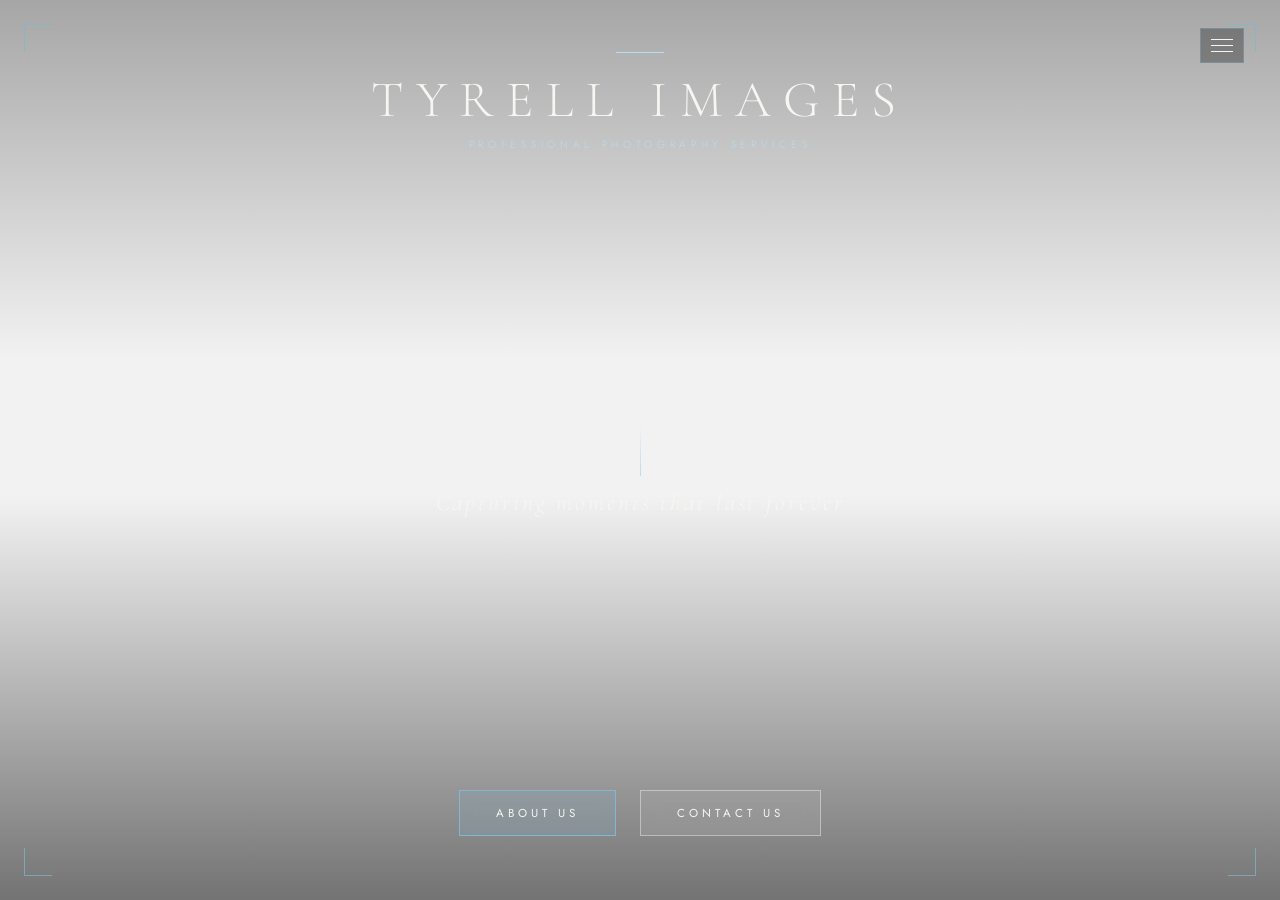
<file: index.html>
<!DOCTYPE html>
<html lang="en">
<head>
  <meta charset="UTF-8" />
  <meta name="viewport" content="width=device-width, initial-scale=1.0" />
  <title>Tyrell Images — Photography</title>
  <link rel="preconnect" href="https://fonts.googleapis.com">
  <link rel="preconnect" href="https://fonts.gstatic.com" crossorigin>
  <link href="https://fonts.googleapis.com/css2?family=Cormorant+Garamond:ital,wght@0,300;0,400;0,600;1,300;1,400&family=Jost:wght@200;300;400;500&display=swap" rel="stylesheet">
  <link rel="stylesheet" href="styles.css">
</head>
<body>

  <section class="hero">
    <video class="hero-video" autoplay muted loop playsinline>
      <source src="mixkit-lens-focus-of-a-dslr-camera-2378-hd-ready (1).mp4" type="video/mp4">
    </video>

    <!-- Corner decorations -->
    <div class="corner corner-tl"></div>
    <div class="corner corner-tr"></div>
    <div class="corner corner-bl"></div>
    <div class="corner corner-br"></div>

    <!-- Top Nav with Dropdown -->
    <nav class="top-nav">
      <div class="menu-toggle" id="menuToggle">
        <span></span>
        <span></span>
        <span></span>
      </div>
      <div class="dropdown-menu" id="dropdownMenu">
  <a href="index.html" class="dropdown-item"> Home</a>
  <div class="dropdown-divider"></div>
  <a href="about.html" class="dropdown-item">About Us</a>
  <div class="dropdown-divider"></div>
  <a href="contact.html" class="dropdown-item">Contact Us</a>
        <div class="dropdown-divider"></div>
        <a href="login.html?role=client" class="dropdown-item">
          <span class="item-icon">📷</span> Client Login
        </a>
        <div class="dropdown-divider"></div>
        <a href="login.html?role=photographer" class="dropdown-item">
          <span class="item-icon">🎞️</span> Photographer Login
        </a>
      </div>
    </nav>

    <div class="hero-content">

      <!-- Logo -->
      <div class="logo-wrap">
        <div class="logo-mark"></div>
        <div class="logo-name">Tyrell Images</div>
        <div class="logo-sub">Professional Photography Services</div>
      </div>

      <!-- Tagline -->
      <div class="tagline-wrap">
        <div class="tagline-line"></div>
        <p class="tagline">Capturing moments that last forever</p>
      </div>

      <!-- Navigation Buttons -->
      <div class="nav-buttons">
        <a href="about.html" class="nav-btn primary"><span>About Us</span></a>
        <a href="contact.html" class="nav-btn"><span>Contact Us</span></a>
      </div>

    </div>
  </section>

  <script src="script.js"></script>
</body>
</html>
</file>
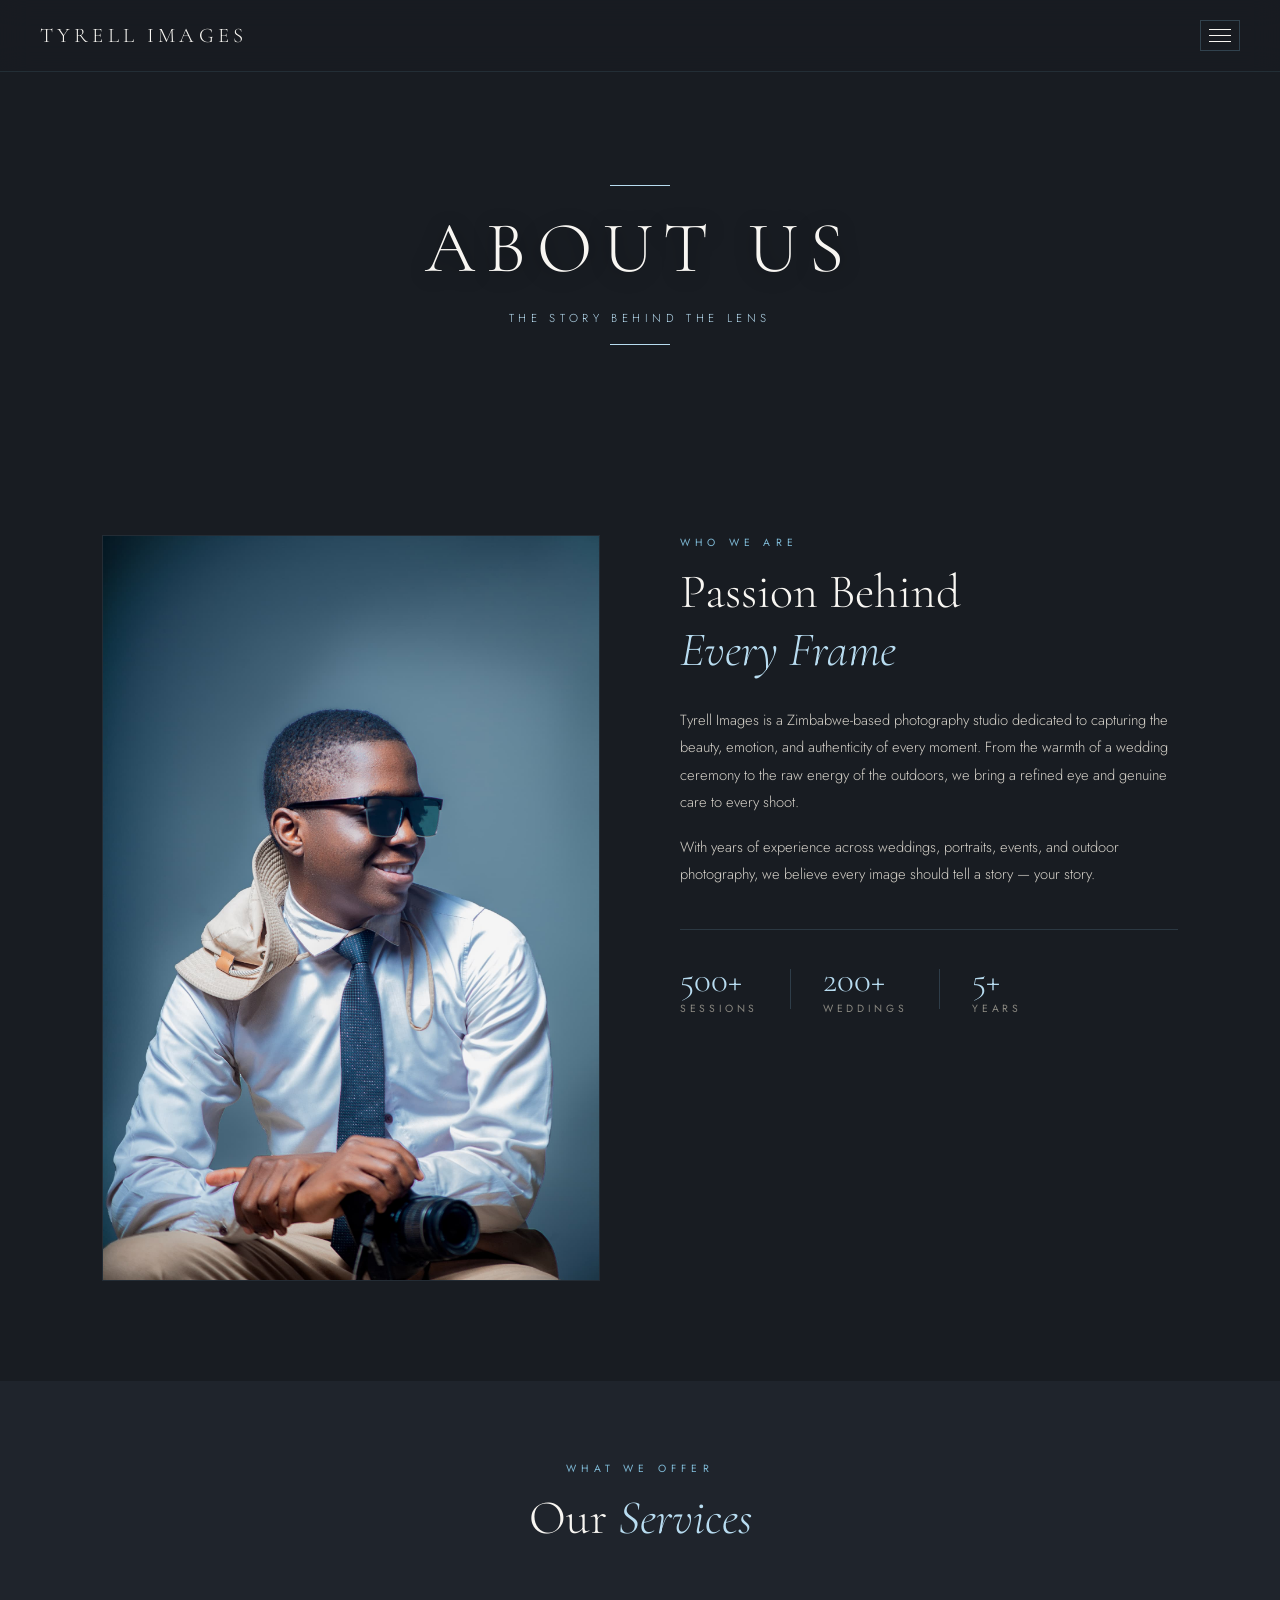
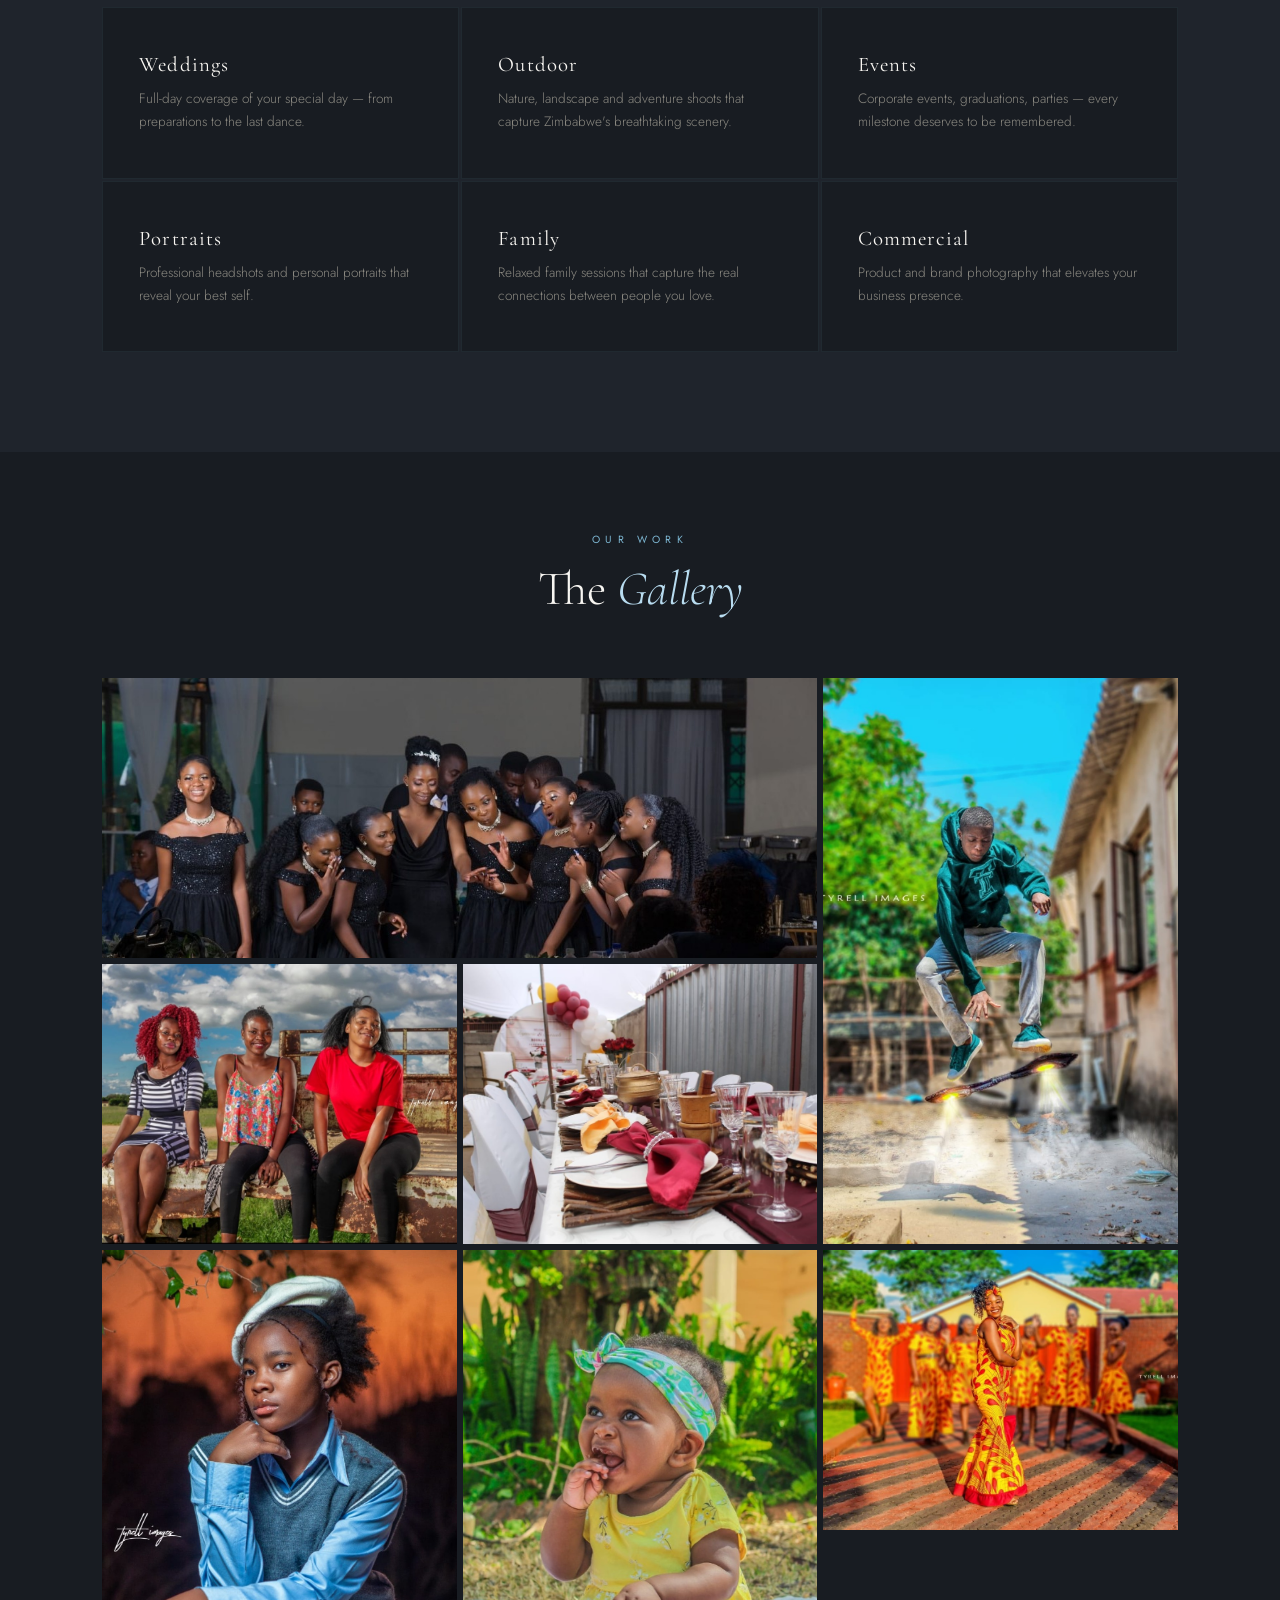
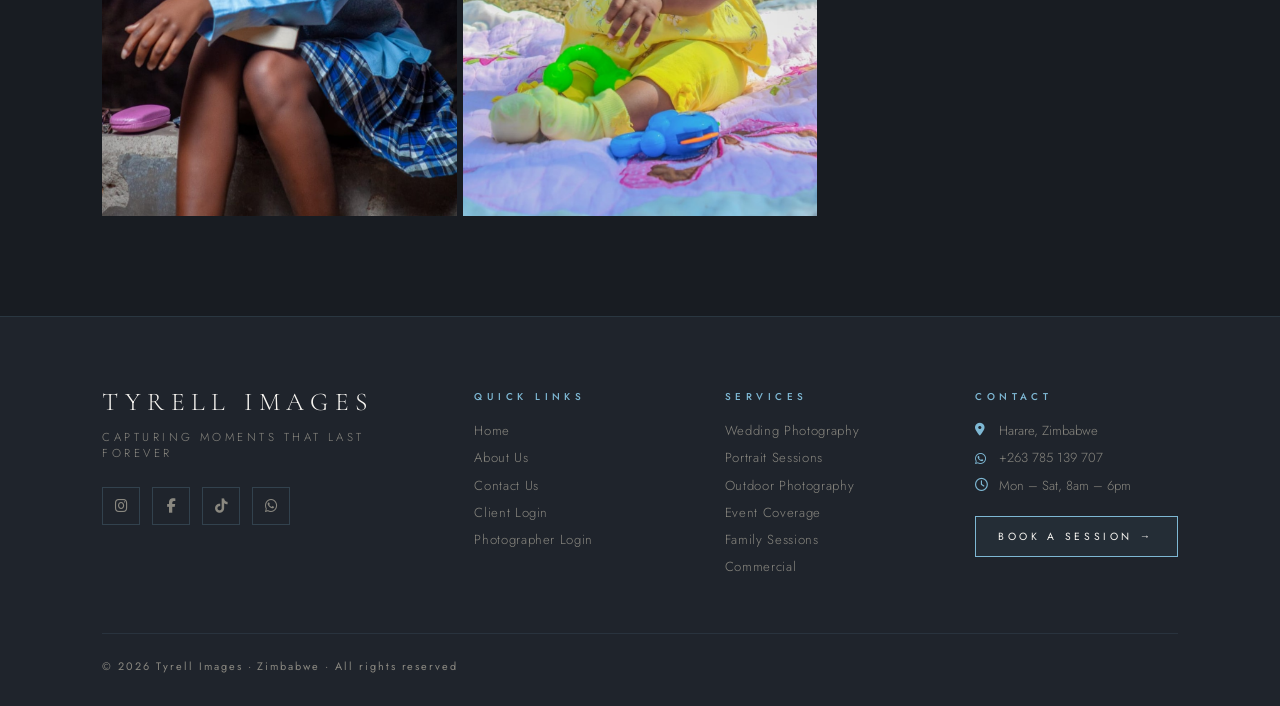
<file: about.html>
<!DOCTYPE html>
<html lang="en">
<head>
  <meta charset="UTF-8" />
  <meta name="viewport" content="width=device-width, initial-scale=1.0" />
  <title>About — Tyrell Images</title>
  <link rel="preconnect" href="https://fonts.googleapis.com">
  <link rel="preconnect" href="https://fonts.gstatic.com" crossorigin>
  <link href="https://fonts.googleapis.com/css2?family=Cormorant+Garamond:ital,wght@0,300;0,400;0,600;1,300;1,400&family=Jost:wght@200;300;400;500&display=swap" rel="stylesheet">
  <link rel="stylesheet" href="https://cdnjs.cloudflare.com/ajax/libs/font-awesome/6.5.0/css/all.min.css">
  <link rel="stylesheet" href="about.css">
</head>
<body>

  <!-- NAV -->
  <nav class="top-nav">
    <a href="index.html" class="nav-logo">Tyrell Images</a>
    <div class="menu-toggle" id="menuToggle">
      <span></span><span></span><span></span>
    </div>
    <div class="dropdown-menu" id="dropdownMenu">
      <a href="index.html" class="dropdown-item">Home</a>
      <div class="dropdown-divider"></div>
      <a href="about.html" class="dropdown-item active">About Us</a>
      <div class="dropdown-divider"></div>
      <a href="contact.html" class="dropdown-item">Contact Us</a>
      <div class="dropdown-divider"></div>
      <a href="login.html" class="dropdown-item">
        <span class="item-icon">📷</span> Client Login
      </a>
      <div class="dropdown-divider"></div>
      <a href="login.html?role=photographer" class="dropdown-item">
        <span class="item-icon">🎞️</span> Photographer Login
      </a>
    </div>
  </nav>

  <!-- HERO BANNER -->
  <header class="page-hero">
    <div class="page-hero-line"></div>
    <h1 class="page-hero-title">About Us</h1>
    <p class="page-hero-sub">The story behind the lens</p>
    <div class="page-hero-line"></div>
  </header>

  <!-- ABOUT ME -->
  <section class="about-section">
    <div class="about-img-wrap">
      <img src="photographer.jpeg" alt="Photographer" />
      <div class="about-img-accent"></div>
    </div>
    <div class="about-text">
      <p class="section-label">Who We Are</p>
      <h2 class="section-title">Passion Behind<br><em>Every Frame</em></h2>
      <p class="section-body">
        Tyrell Images is a Zimbabwe-based photography studio dedicated to capturing the beauty, emotion, and authenticity of every moment. From the warmth of a wedding ceremony to the raw energy of the outdoors, we bring a refined eye and genuine care to every shoot.
      </p>
      <p class="section-body">
        With years of experience across weddings, portraits, events, and outdoor photography, we believe every image should tell a story — your story.
      </p>
      <div class="stats-row">
        <div class="stat">
          <span class="stat-num">500+</span>
          <span class="stat-label">Sessions</span>
        </div>
        <div class="stat-divider"></div>
        <div class="stat">
          <span class="stat-num">200+</span>
          <span class="stat-label">Weddings</span>
        </div>
        <div class="stat-divider"></div>
        <div class="stat">
          <span class="stat-num">5+</span>
          <span class="stat-label">Years</span>
        </div>
      </div>
    </div>
  </section>

  <!-- WHAT WE OFFER -->
  <section class="services-section">
    <div class="section-header">
      <p class="section-label">What We Offer</p>
      <h2 class="section-title">Our <em>Services</em></h2>
    </div>
    <div class="services-grid">
      <div class="service-card">
        <h3 class="service-name">Weddings</h3>
        <p class="service-desc">Full-day coverage of your special day — from preparations to the last dance.</p>
      </div>
      <div class="service-card">
        <h3 class="service-name">Outdoor</h3>
        <p class="service-desc">Nature, landscape and adventure shoots that capture Zimbabwe's breathtaking scenery.</p>
      </div>
      <div class="service-card">
        <h3 class="service-name">Events</h3>
        <p class="service-desc">Corporate events, graduations, parties — every milestone deserves to be remembered.</p>
      </div>
      <div class="service-card">
        <h3 class="service-name">Portraits</h3>
        <p class="service-desc">Professional headshots and personal portraits that reveal your best self.</p>
      </div>
      <div class="service-card">
        <h3 class="service-name">Family</h3>
        <p class="service-desc">Relaxed family sessions that capture the real connections between people you love.</p>
      </div>
      <div class="service-card">
        <h3 class="service-name">Commercial</h3>
        <p class="service-desc">Product and brand photography that elevates your business presence.</p>
      </div>
    </div>
  </section>

  <!-- GALLERY -->
  <section class="gallery-section">
    <div class="section-header">
      <p class="section-label">Our Work</p>
      <h2 class="section-title">The <em>Gallery</em></h2>
    </div>
    <div class="gallery-grid">
      <div class="gallery-item g-wide">
        <img src="Screenshot_20260503_231320_WhatsAppBusiness.jpg" alt="Wedding">
        <div class="gallery-overlay"><span>Weddings</span></div>
      </div>
      <div class="gallery-item g-tall">
        <img src="Screenshot_20260503_231201_WhatsAppBusiness.jpg" alt="Portrait">
        <div class="gallery-overlay"><span>Manipulations</span></div>
      </div>
      <div class="gallery-item">
        <img src="Screenshot_20260503_230236_WhatsAppBusiness.jpg" alt="Outdoor">
        <div class="gallery-overlay"><span>Outdoor</span></div>
      </div>
      <div class="gallery-item">
        <img src="Screenshot_20260503_231119_WhatsAppBusiness.jpg" alt="Events">
        <div class="gallery-overlay"><span>Events</span></div>
      </div>
      <div class="gallery-item g-tall">
        <img src="Screenshot_20260503_231339_WhatsAppBusiness.jpg" alt="Portrait">
        <div class="gallery-overlay"><span>Outdoor</span></div>
      </div>
      <div class="gallery-item g-tall">
        <img src="Screenshot_20260503_231233_WhatsAppBusiness.jpg" alt="Outdoor">
        <div class="gallery-overlay"><span>Kids Shoot</span></div>
      </div>
      <div class="gallery-item">
        <img src="Screenshot_20260503_231358_WhatsAppBusiness.jpg" alt="Wedding">
        <div class="gallery-overlay"><span>Roora Shoots</span></div>
      </div>
    </div>
  </section>

  <!-- FOOTER -->
  <footer class="footer">
    <div class="footer-top">

      <div class="footer-brand">
        <p class="footer-logo">Tyrell Images</p>
        <p class="footer-tagline">Capturing moments that last forever</p>
        <div class="footer-socials">
          <a href="#" class="footer-social" aria-label="Instagram"><i class="fa-brands fa-instagram"></i></a>
          <a href="#" class="footer-social" aria-label="Facebook"><i class="fa-brands fa-facebook-f"></i></a>
          <a href="#" class="footer-social" aria-label="TikTok"><i class="fa-brands fa-tiktok"></i></a>
          <a href="https://wa.me/263785139707" class="footer-social" aria-label="WhatsApp" target="_blank"><i class="fa-brands fa-whatsapp"></i></a>
        </div>
      </div>

      <div class="footer-col">
        <p class="footer-col-title">Quick Links</p>
        <a href="index.html" class="footer-link">Home</a>
        <a href="about.html" class="footer-link">About Us</a>
        <a href="contact.html" class="footer-link">Contact Us</a>
        <a href="login.html" class="footer-link">Client Login</a>
        <a href="login.html?role=photographer" class="footer-link">Photographer Login</a>
      </div>

      <div class="footer-col">
        <p class="footer-col-title">Services</p>
        <a href="contact.html" class="footer-link">Wedding Photography</a>
        <a href="contact.html" class="footer-link">Portrait Sessions</a>
        <a href="contact.html" class="footer-link">Outdoor Photography</a>
        <a href="contact.html" class="footer-link">Event Coverage</a>
        <a href="contact.html" class="footer-link">Family Sessions</a>
        <a href="contact.html" class="footer-link">Commercial</a>
      </div>

      <div class="footer-col">
        <p class="footer-col-title">Contact</p>
        <p class="footer-info"><i class="fa-solid fa-location-dot"></i> Harare, Zimbabwe</p>
        <p class="footer-info"><i class="fa-brands fa-whatsapp"></i> +263 785 139 707</p>
        <p class="footer-info"><i class="fa-regular fa-clock"></i> Mon – Sat, 8am – 6pm</p>
        <a href="contact.html" class="footer-cta">Book a Session →</a>
      </div>

    </div>

    <div class="footer-bottom">
      <div class="footer-line"></div>
      <div class="footer-bottom-row">
        <p class="footer-copy">© 2026 Tyrell Images · Zimbabwe · All rights reserved</p>
        
      </div>
    </div>
  </footer>

  <script src="script.js"></script>
</body>
</html>
</file>
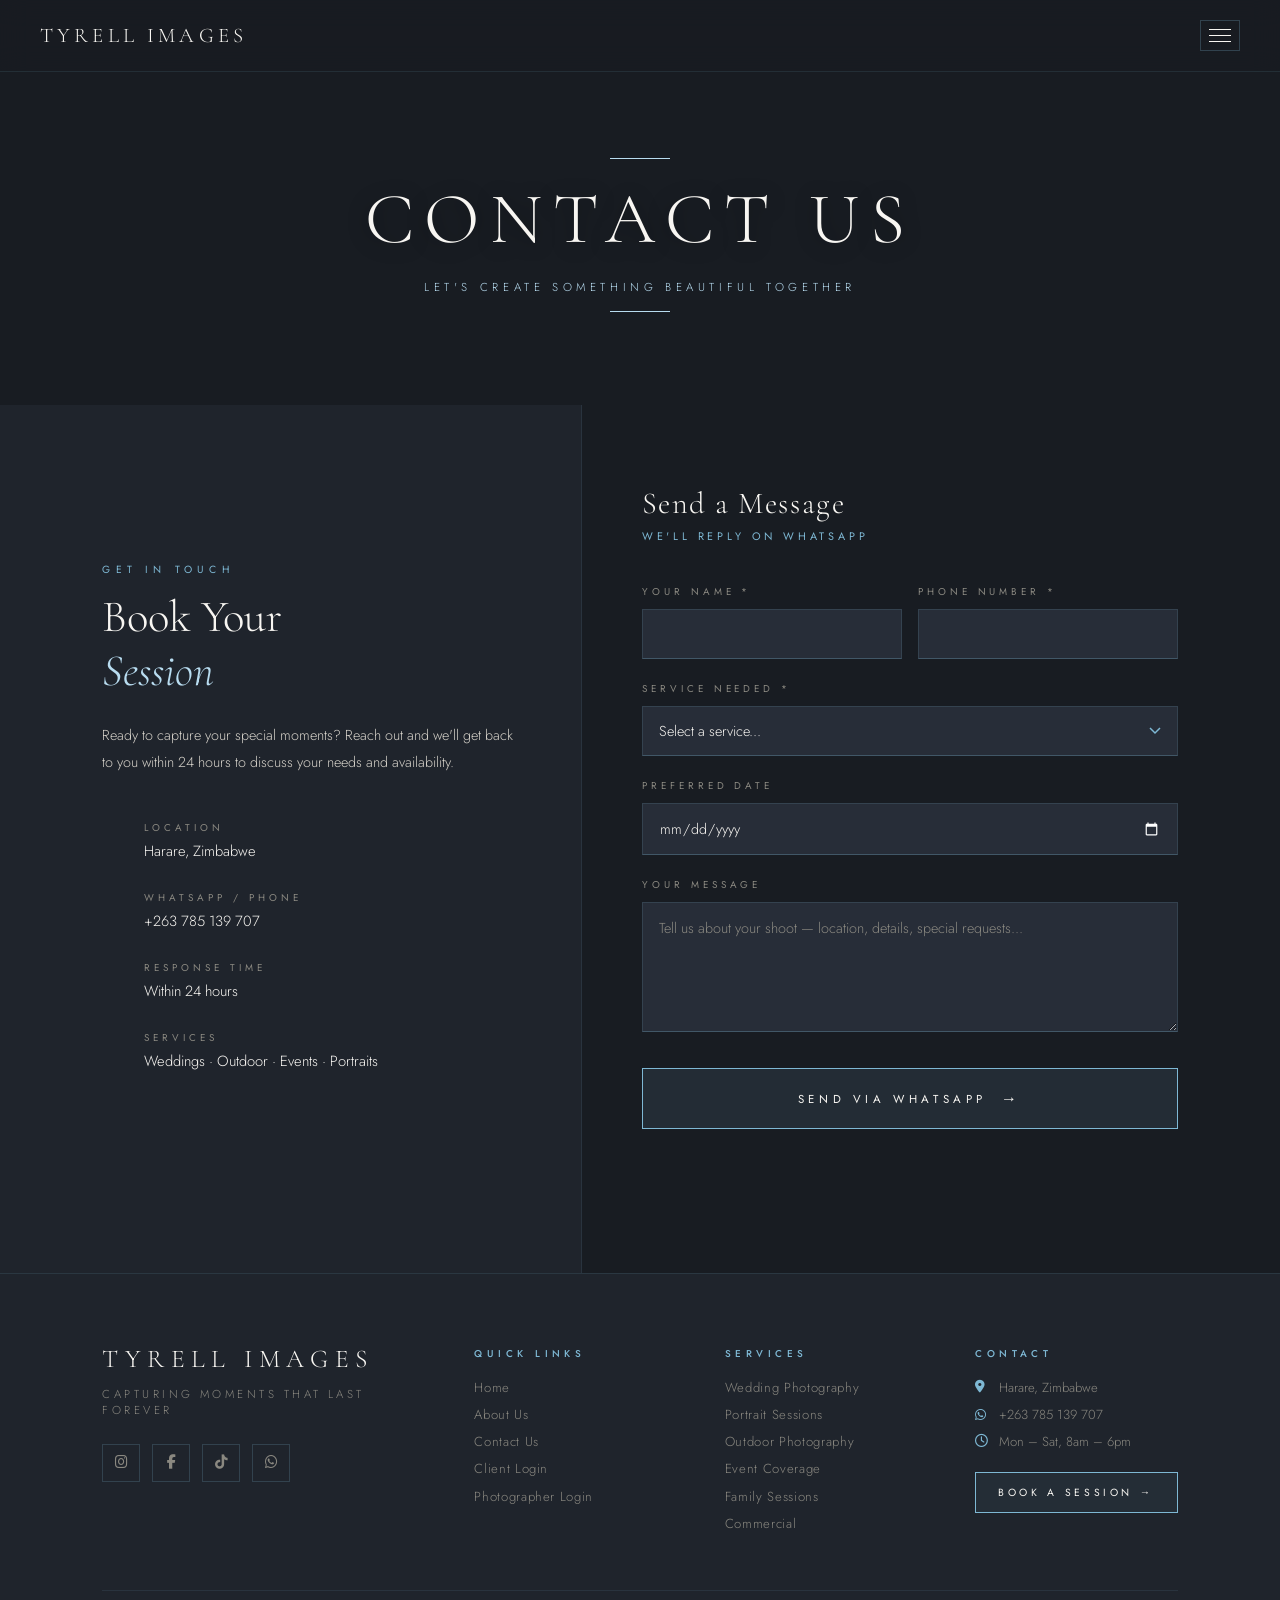
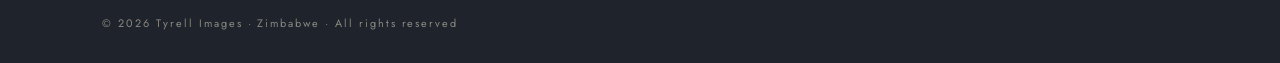
<file: contact.html>
<!DOCTYPE html>
<html lang="en">
<head>
  <meta charset="UTF-8" />
  <meta name="viewport" content="width=device-width, initial-scale=1.0" />
  <title>Contact — Tyrell Images</title>
  <link rel="preconnect" href="https://fonts.googleapis.com">
  <link rel="preconnect" href="https://fonts.gstatic.com" crossorigin>
  <link href="https://fonts.googleapis.com/css2?family=Cormorant+Garamond:ital,wght@0,300;0,400;0,600;1,300;1,400&family=Jost:wght@200;300;400;500&display=swap" rel="stylesheet">
  <link rel="stylesheet" href="https://cdnjs.cloudflare.com/ajax/libs/font-awesome/6.5.0/css/all.min.css">
  <link rel="stylesheet" href="contact.css">
</head>
<body>

  <!-- NAV -->
  <nav class="top-nav">
    <a href="index.html" class="nav-logo">Tyrell Images</a>
    <div class="menu-toggle" id="menuToggle">
      <span></span><span></span><span></span>
    </div>
    <div class="dropdown-menu" id="dropdownMenu">
      <a href="index.html" class="dropdown-item">Home</a>
      <div class="dropdown-divider"></div>
      <a href="about.html" class="dropdown-item">About Us</a>
      <div class="dropdown-divider"></div>
      <a href="contact.html" class="dropdown-item active">Contact Us</a>
      <div class="dropdown-divider"></div>
      <a href="login.html" class="dropdown-item">
        <span class="item-icon">📷</span> Client Login
      </a>
      <div class="dropdown-divider"></div>
      <a href="login.html?role=photographer" class="dropdown-item">
        <span class="item-icon">🎞️</span> Photographer Login
      </a>
    </div>
  </nav>

  <!-- PAGE HERO -->
  <header class="page-hero">
    <div class="page-hero-inner">
      <div class="page-hero-line"></div>
      <h1 class="page-hero-title">Contact Us</h1>
      <p class="page-hero-sub">Let's create something beautiful together</p>
      <div class="page-hero-line"></div>
    </div>
  </header>

  <!-- CONTACT CONTENT -->
  <section class="contact-section">

    <!-- Left: Info -->
    <div class="contact-info">
      <p class="section-label">Get In Touch</p>
      <h2 class="section-title">Book Your<br><em>Session</em></h2>
      <p class="info-body">
        Ready to capture your special moments? Reach out and we'll get back to you within 24 hours to discuss your needs and availability.
      </p>

      <div class="info-items">
        <div class="info-item">
          <div class="info-icon"></div>
          <div>
            <p class="info-label">Location</p>
            <p class="info-value">Harare, Zimbabwe</p>
          </div>
        </div>
        <div class="info-item">
          <div class="info-icon"></div>
          <div>
            <p class="info-label">WhatsApp / Phone</p>
            <p class="info-value">+263 785 139 707</p>
          </div>
        </div>
        <div class="info-item">
          <div class="info-icon"></div>
          <div>
            <p class="info-label">Response Time</p>
            <p class="info-value">Within 24 hours</p>
          </div>
        </div>
        <div class="info-item">
          <div class="info-icon"></div>
          <div>
            <p class="info-label">Services</p>
            <p class="info-value">Weddings · Outdoor · Events · Portraits</p>
          </div>
        </div>
      </div>
    </div>

    <!-- Right: Form -->
    <div class="contact-form-wrap">
      <div class="form-header">
        <p class="form-title">Send a Message</p>
        <p class="form-sub">We'll reply on WhatsApp</p>
      </div>

      <div class="form-row">
        <div class="form-group">
          <label class="form-label">Your Name *</label>
          <input type="text" class="form-input" id="contactName"  />
        </div>
        <div class="form-group">
          <label class="form-label">Phone Number *</label>
          <input type="tel" class="form-input" id="contactPhone"  />
        </div>
      </div>

      <div class="form-group">
        <label class="form-label">Service Needed *</label>
        <select class="form-input form-select" id="contactService">
          <option value="">Select a service...</option>
          <option value="Wedding Photography">Wedding Photography</option>
          <option value="Outdoor Photography">Outdoor Photography</option>
          <option value="Event Photography">Event Photography</option>
          <option value="Portrait Session">Portrait Session</option>
          <option value="Family Photography">Family Photography</option>
          <option value="Commercial Photography">Commercial Photography</option>
        </select>
      </div>

      <div class="form-group">
        <label class="form-label">Preferred Date</label>
        <input type="date" class="form-input" id="contactDate" />
      </div>

      <div class="form-group">
        <label class="form-label">Your Message</label>
        <textarea class="form-input form-textarea" id="contactMessage" placeholder="Tell us about your shoot — location, details, special requests..."></textarea>
      </div>

      <button class="submit-btn" onclick="sendWhatsApp()">
        <span class="btn-text">Send via WhatsApp</span>
        <span class="btn-icon">→</span>
      </button>

      <div class="toast" id="toast">Opening WhatsApp... 📱</div>
    </div>
  </section>

  <!-- FOOTER -->
  <footer class="footer">
    <div class="footer-top">

      <div class="footer-brand">
        <p class="footer-logo">Tyrell Images</p>
        <p class="footer-tagline">Capturing moments that last forever</p>
        <div class="footer-socials">
          <a href="#" class="footer-social" aria-label="Instagram"><i class="fa-brands fa-instagram"></i></a>
          <a href="#" class="footer-social" aria-label="Facebook"><i class="fa-brands fa-facebook-f"></i></a>
          <a href="#" class="footer-social" aria-label="TikTok"><i class="fa-brands fa-tiktok"></i></a>
          <a href="https://wa.me/263785139707" class="footer-social" aria-label="WhatsApp" target="_blank"><i class="fa-brands fa-whatsapp"></i></a>
        </div>
      </div>

      <div class="footer-col">
        <p class="footer-col-title">Quick Links</p>
        <a href="index.html" class="footer-link">Home</a>
        <a href="about.html" class="footer-link">About Us</a>
        <a href="contact.html" class="footer-link">Contact Us</a>
        <a href="login.html" class="footer-link">Client Login</a>
        <a href="login.html?role=photographer" class="footer-link">Photographer Login</a>
      </div>

      <div class="footer-col">
        <p class="footer-col-title">Services</p>
        <a href="contact.html" class="footer-link">Wedding Photography</a>
        <a href="contact.html" class="footer-link">Portrait Sessions</a>
        <a href="contact.html" class="footer-link">Outdoor Photography</a>
        <a href="contact.html" class="footer-link">Event Coverage</a>
        <a href="contact.html" class="footer-link">Family Sessions</a>
        <a href="contact.html" class="footer-link">Commercial</a>
      </div>

      <div class="footer-col">
        <p class="footer-col-title">Contact</p>
        <p class="footer-info"><i class="fa-solid fa-location-dot"></i> Harare, Zimbabwe</p>
        <p class="footer-info"><i class="fa-brands fa-whatsapp"></i> +263 785 139 707</p>
        <p class="footer-info"><i class="fa-regular fa-clock"></i> Mon – Sat, 8am – 6pm</p>
        <a href="contact.html" class="footer-cta">Book a Session →</a>
      </div>

    </div>

    <div class="footer-bottom">
      <div class="footer-line"></div>
      <div class="footer-bottom-row">
        <p class="footer-copy">© 2026 Tyrell Images · Zimbabwe · All rights reserved</p>
         
      </div>
    </div>
  </footer>

  <script src="script.js"></script>
  <script>
    function sendWhatsApp() {
      const name    = document.getElementById('contactName').value.trim();
      const phone   = document.getElementById('contactPhone').value.trim();
      const service = document.getElementById('contactService').value;
      const date    = document.getElementById('contactDate').value;
      const message = document.getElementById('contactMessage').value.trim();

      if (!name || !phone || !service) {
        alert('Please fill in your name, phone number and service.');
        return;
      }

      const waNumber = '263785139707';
      const text =
        `Hello Tyrell Images! 👋\n\n` +
        `*New Enquiry from Website*\n` +
        `━━━━━━━━━━━━━━━━\n` +
        ` Name: ${name}\n` +
        ` Phone: ${phone}\n` +
        ` Service: ${service}\n` +
        ` Date: ${date || 'Not specified'}\n` +
        ` Message: ${message || 'No additional message'}\n` +
        `━━━━━━━━━━━━━━━━\n` +
        `Sent from tyrellimages.com`;

      const url = `https://wa.me/${waNumber}?text=${encodeURIComponent(text)}`;
      window.open(url, '_blank');

      const toast = document.getElementById('toast');
      toast.classList.add('show');
      setTimeout(() => toast.classList.remove('show'), 3000);
    }
  </script>
</body>
</html>
</file>
<file: styles.css>
/* ── RESET & BASE ── */
*, *::before, *::after {
  margin: 0;
  padding: 0;
  box-sizing: border-box;
}

:root {
  --blue: #7EB8D4;
  --blue-light: #B8DCF0;
  --blue-pale: rgba(126, 184, 212, 0.15);
  --white: #F8F6F2;
  --off-white: rgba(248, 246, 242, 0.92);
}

html, body {
  width: 100%;
  height: 100%;
  overflow: hidden;
  font-family: 'Jost', sans-serif;
}

/* ── VIDEO ── */
.hero {
  position: relative;
  width: 100vw;
  height: 100vh;
  overflow: hidden;
}

.hero-video {
  position: absolute;
  inset: 0;
  width: 100%;
  height: 100%;
  object-fit: cover;
  object-position: center;
}

.hero::after {
  content: '';
  position: absolute;
  inset: 0;
  background: linear-gradient(
    to bottom,
    rgba(0,0,0,0.35) 0%,
    rgba(0,0,0,0.05) 40%,
    rgba(0,0,0,0.05) 55%,
    rgba(0,0,0,0.55) 100%
  );
  pointer-events: none;
}

/* ── TOP NAV ── */
.top-nav {
  position: absolute;
  top: 28px;
  right: 36px;
  z-index: 10;
}

.menu-toggle {
  display: flex;
  flex-direction: column;
  gap: 5px;
  cursor: pointer;
  padding: 10px;
  background: rgba(0,0,0,0.3);
  backdrop-filter: blur(10px);
  border: 1px solid rgba(126, 184, 212, 0.35);
  transition: border-color 0.3s ease;
}

.menu-toggle:hover { border-color: var(--blue); }

.menu-toggle span {
  display: block;
  width: 22px;
  height: 1px;
  background: var(--white);
  transition: all 0.35s ease;
}

.menu-toggle.open span:nth-child(1) { transform: translateY(6px) rotate(45deg); }
.menu-toggle.open span:nth-child(2) { opacity: 0; transform: scaleX(0); }
.menu-toggle.open span:nth-child(3) { transform: translateY(-6px) rotate(-45deg); }

.dropdown-menu {
  position: absolute;
  top: calc(100% + 10px);
  right: 0;
  min-width: 220px;
  background: rgba(10,10,12,0.82);
  backdrop-filter: blur(18px);
  border: 1px solid rgba(126, 184, 212, 0.25);
  padding: 8px 0;
  opacity: 0;
  visibility: hidden;
  transform: translateY(-10px);
  transition: all 0.3s ease;
}

.dropdown-menu.open {
  opacity: 1;
  visibility: visible;
  transform: translateY(0);
}

.dropdown-item {
  display: flex;
  align-items: center;
  gap: 10px;
  padding: 13px 22px;
  font-family: 'Jost', sans-serif;
  font-size: 0.72rem;
  font-weight: 300;
  letter-spacing: 0.3em;
  text-transform: uppercase;
  text-decoration: none;
  color: var(--white);
  transition: all 0.25s ease;
}

.dropdown-item:hover {
  color: var(--blue-light);
  background: rgba(126, 184, 212, 0.08);
  padding-left: 28px;
}

.dropdown-divider {
  height: 1px;
  background: rgba(126, 184, 212, 0.12);
  margin: 0 16px;
}

.item-icon { font-size: 0.85rem; opacity: 0.7; }

.item-badge {
  margin-left: auto;
  font-size: 0.58rem;
  letter-spacing: 0.2em;
  color: var(--blue);
  border: 1px solid rgba(126, 184, 212, 0.4);
  padding: 2px 7px;
}

/* ── HERO CONTENT ── */
.hero-content {
  position: absolute;
  inset: 0;
  z-index: 2;
  display: flex;
  flex-direction: column;
  align-items: center;
  justify-content: space-between;
  padding: 52px 40px 64px;
}

/* ── LOGO ── */
.logo-wrap {
  display: flex;
  flex-direction: column;
  align-items: center;
  gap: 6px;
  opacity: 0;
  animation: fadeDown 1s 0.3s ease forwards;
}

.logo-mark {
  width: 48px;
  height: 1px;
  background: var(--blue-light);
  margin-bottom: 10px;
}

.logo-name {
  font-family: 'Cormorant Garamond', serif;
  font-size: clamp(2rem, 5vw, 3.2rem);
  font-weight: 300;
  color: var(--white);
  letter-spacing: 0.25em;
  text-transform: uppercase;
}

.logo-sub {
  font-family: 'Jost', sans-serif;
  font-size: 0.65rem;
  font-weight: 300;
  color: var(--blue-light);
  letter-spacing: 0.45em;
  text-transform: uppercase;
}

/* ── TAGLINE ── */
.tagline-wrap {
  display: flex;
  flex-direction: column;
  align-items: center;
  gap: 12px;
  opacity: 0;
  animation: fadeUp 1s 0.7s ease forwards;
}

.tagline-line {
  width: 1px;
  height: 50px;
  background: linear-gradient(to bottom, transparent, var(--blue-light));
}

.tagline {
  font-family: 'Cormorant Garamond', serif;
  font-size: clamp(1rem, 2.5vw, 1.5rem);
  font-style: italic;
  font-weight: 300;
  color: var(--off-white);
  letter-spacing: 0.12em;
  text-align: center;
}

/* ── BUTTONS ── */
.nav-buttons {
  display: flex;
  gap: 24px;
  opacity: 0;
  animation: fadeUp 1s 1s ease forwards;
}

.nav-btn {
  display: inline-flex;
  align-items: center;
  padding: 14px 36px;
  font-family: 'Jost', sans-serif;
  font-size: 0.72rem;
  font-weight: 400;
  letter-spacing: 0.35em;
  text-transform: uppercase;
  text-decoration: none;
  color: var(--white);
  border: 1px solid rgba(255,255,255,0.4);
  backdrop-filter: blur(8px);
  background: rgba(255,255,255,0.08);
  transition: all 0.35s ease;
  position: relative;
  overflow: hidden;
}

.nav-btn::before {
  content: '';
  position: absolute;
  inset: 0;
  background: var(--blue-pale);
  transform: scaleX(0);
  transform-origin: left;
  transition: transform 0.35s ease;
}

.nav-btn:hover::before { transform: scaleX(1); }
.nav-btn:hover {
  border-color: var(--blue-light);
  color: var(--blue-light);
  letter-spacing: 0.42em;
}

.nav-btn span { position: relative; z-index: 1; }

.nav-btn.primary {
  background: rgba(126, 184, 212, 0.18);
  border-color: var(--blue);
}

/* ── CORNER ACCENTS ── */
.corner {
  position: absolute;
  z-index: 3;
  width: 28px;
  height: 28px;
  opacity: 0;
  animation: fadeIn 1.2s 1.2s ease forwards;
}

.corner-tl { top: 24px; left: 24px; border-top: 1px solid var(--blue); border-left: 1px solid var(--blue); }
.corner-tr { top: 24px; right: 24px; border-top: 1px solid var(--blue); border-right: 1px solid var(--blue); }
.corner-bl { bottom: 24px; left: 24px; border-bottom: 1px solid var(--blue); border-left: 1px solid var(--blue); }
.corner-br { bottom: 24px; right: 24px; border-bottom: 1px solid var(--blue); border-right: 1px solid var(--blue); }

/* ── ANIMATIONS ── */
@keyframes fadeDown {
  from { opacity: 0; transform: translateY(-20px); }
  to   { opacity: 1; transform: translateY(0); }
}

@keyframes fadeUp {
  from { opacity: 0; transform: translateY(20px); }
  to   { opacity: 1; transform: translateY(0); }
}

@keyframes fadeIn {
  from { opacity: 0; }
  to   { opacity: 0.7; }
}

/* ── MOBILE ── */
@media (max-width: 768px) {
  .hero-content {
    position: absolute;
    top: 0;
    left: 0;
    right: 0;
    bottom: 0;
    display: flex;
    flex-direction: column;
    align-items: center;
    justify-content: center;
    padding: 0 24px;
    gap: 40px;
  }

  .logo-wrap {
    text-align: center;
    align-items: center;
    margin-top: 60px;
  }

  .logo-name {
    font-size: 2.2rem;
    letter-spacing: 0.2em;
    text-align: center;
    white-space: nowrap;
  }

  .logo-sub {
    font-size: 0.6rem;
    letter-spacing: 0.3em;
    text-align: center;
    white-space: nowrap;
  }

  .tagline-wrap {
    align-items: center;
    text-align: center;
  }

  .tagline-line {
    height: 24px;
  }

  .tagline {
    font-size: 1rem;
    text-align: center;
  }

  .nav-buttons {
    flex-direction: row;
    gap: 12px;
    align-items: center;
    justify-content: center;
  }

  .nav-btn {
    padding: 12px 20px;
    font-size: 0.62rem;
    letter-spacing: 0.2em;
    white-space: nowrap;
  }

  .top-nav {
    top: 20px;
    right: 20px;
  }
}
</file>
<file: about.css>
/* ── RESET & BASE ── */
*, *::before, *::after { margin: 0; padding: 0; box-sizing: border-box; }

:root {
  --blue: #7EB8D4;
  --blue-light: #B8DCF0;
  --blue-pale: rgba(126, 184, 212, 0.12);
  --dark: #181C22;
  --dark2: #1F242C;
  --mid: #272D38;
  --white: #F8F6F2;
  --text: #D4D0C8;
  --text-muted: #8A8880;
}

html { scroll-behavior: smooth; }

body {
  background: var(--dark);
  color: var(--white);
  font-family: 'Jost', sans-serif;
}

/* ── NAV ── */
.top-nav {
  position: fixed;
  top: 0; left: 0; right: 0;
  z-index: 100;
  display: flex;
  align-items: center;
  justify-content: space-between;
  padding: 20px 40px;
  background: rgba(24, 28, 34, 0.88);
  backdrop-filter: blur(14px);
  border-bottom: 1px solid rgba(126, 184, 212, 0.12);
}

.nav-logo {
  font-family: 'Cormorant Garamond', serif;
  font-size: 1.3rem;
  font-weight: 300;
  letter-spacing: 0.2em;
  color: var(--white);
  text-decoration: none;
  text-transform: uppercase;
}

.menu-toggle {
  display: flex;
  flex-direction: column;
  gap: 5px;
  cursor: pointer;
  padding: 8px;
  border: 1px solid rgba(126, 184, 212, 0.25);
  transition: border-color 0.3s;
}
.menu-toggle:hover { border-color: var(--blue); }
.menu-toggle span {
  display: block;
  width: 22px; height: 1px;
  background: var(--white);
  transition: all 0.35s ease;
}
.menu-toggle.open span:nth-child(1) { transform: translateY(6px) rotate(45deg); }
.menu-toggle.open span:nth-child(2) { opacity: 0; transform: scaleX(0); }
.menu-toggle.open span:nth-child(3) { transform: translateY(-6px) rotate(-45deg); }

.dropdown-menu {
  position: absolute;
  top: 100%;
  right: 40px;
  min-width: 220px;
  background: rgba(24, 28, 34, 0.97);
  backdrop-filter: blur(18px);
  border: 1px solid rgba(126, 184, 212, 0.2);
  padding: 8px 0;
  opacity: 0;
  visibility: hidden;
  transform: translateY(-8px);
  transition: all 0.3s ease;
}
.dropdown-menu.open { opacity: 1; visibility: visible; transform: translateY(0); }

.dropdown-item {
  display: flex;
  align-items: center;
  gap: 10px;
  padding: 13px 22px;
  font-size: 0.72rem;
  font-weight: 300;
  letter-spacing: 0.3em;
  text-transform: uppercase;
  text-decoration: none;
  color: var(--text);
  transition: all 0.25s ease;
}
.dropdown-item:hover, .dropdown-item.active {
  color: var(--blue-light);
  background: var(--blue-pale);
  padding-left: 28px;
}
.dropdown-divider { height: 1px; background: rgba(126,184,212,0.1); margin: 0 16px; }
.item-icon { font-size: 0.85rem; opacity: 0.7; }
.item-badge {
  margin-left: auto;
  font-size: 0.58rem;
  letter-spacing: 0.2em;
  color: var(--blue);
  border: 1px solid rgba(126,184,212,0.35);
  padding: 2px 7px;
}

/* ── PAGE HERO ── */
.page-hero {
  margin-top: 65px;
  padding: 120px 40px 90px;
  display: flex;
  flex-direction: column;
  align-items: center;
  gap: 18px;
  position: relative;
  overflow: hidden;
  background-image: url('https://images.unsplash.com/photo-1492691527719-9d1e07e534b4?w=1600&q=80');
  background-size: cover;
  background-position: center 40%;
}
.page-hero::before {
  content: '';
  position: absolute;
  inset: 0;
  background: linear-gradient(to bottom, rgba(24,28,34,0.55) 0%, rgba(24,28,34,0.45) 50%, rgba(24,28,34,0.75) 100%);
}
.page-hero > * { position: relative; z-index: 1; }
.page-hero-line { width: 60px; height: 1px; background: var(--blue-light); }
.page-hero-title {
  font-family: 'Cormorant Garamond', serif;
  font-size: clamp(2.5rem, 6vw, 4.5rem);
  font-weight: 300;
  letter-spacing: 0.15em;
  text-transform: uppercase;
  color: var(--white);
  text-shadow: 0 2px 20px rgba(0,0,0,0.4);
}
.page-hero-sub {
  font-size: 0.72rem;
  font-weight: 300;
  letter-spacing: 0.4em;
  text-transform: uppercase;
  color: var(--blue-light);
}

/* ── ABOUT SECTION ── */
.about-section {
  display: grid;
  grid-template-columns: 1fr 1fr;
  gap: 80px;
  padding: 100px 8vw;
  align-items: start;
  background: var(--dark);
}

.about-img-wrap { position: relative; }

.about-img-wrap img {
  width: 100%;
  height: auto;
  object-fit: contain;
  display: block;
  border: 1px solid rgba(126,184,212,0.1);
}

.about-img-accent {
  position: absolute;
  bottom: -16px; right: -16px;
  width: 60%; height: 60%;
  border: 1px solid rgba(126,184,212,0.3);
  z-index: -1;
}

.section-label {
  font-size: 0.65rem;
  font-weight: 400;
  letter-spacing: 0.5em;
  text-transform: uppercase;
  color: var(--blue);
  margin-bottom: 14px;
}
.section-title {
  font-family: 'Cormorant Garamond', serif;
  font-size: clamp(2rem, 4vw, 3rem);
  font-weight: 300;
  line-height: 1.2;
  color: var(--white);
  margin-bottom: 28px;
}
.section-title em { font-style: italic; color: var(--blue-light); }
.section-body {
  font-size: 0.92rem;
  font-weight: 300;
  line-height: 1.85;
  color: var(--text);
  margin-bottom: 18px;
}
.stats-row {
  display: flex;
  align-items: center;
  gap: 32px;
  margin-top: 40px;
  padding-top: 32px;
  border-top: 1px solid rgba(126,184,212,0.18);
}
.stat { display: flex; flex-direction: column; gap: 4px; }
.stat-num {
  font-family: 'Cormorant Garamond', serif;
  font-size: 2.2rem;
  font-weight: 300;
  color: var(--blue-light);
  line-height: 1;
}
.stat-label {
  font-size: 0.65rem;
  letter-spacing: 0.35em;
  text-transform: uppercase;
  color: var(--text-muted);
}
.stat-divider { width: 1px; height: 40px; background: rgba(126,184,212,0.22); }

/* ── SERVICES ── */
.services-section {
  padding: 80px 8vw 100px;
  background: var(--dark2);
}
.section-header { text-align: center; margin-bottom: 60px; }
.section-header .section-title { margin-bottom: 0; }
.services-grid {
  display: grid;
  grid-template-columns: repeat(3, 1fr);
  gap: 2px;
}
.service-card {
  padding: 44px 36px;
  background: var(--dark);
  border: 1px solid rgba(126,184,212,0.08);
  transition: all 0.3s ease;
  position: relative;
  overflow: hidden;
}
.service-card::before {
  content: '';
  position: absolute;
  top: 0; left: 0;
  width: 3px; height: 0;
  background: var(--blue);
  transition: height 0.4s ease;
}
.service-card:hover::before { height: 100%; }
.service-card:hover { background: var(--mid); transform: translateY(-4px); }
.service-icon { font-size: 1.6rem; margin-bottom: 18px; color: var(--blue); }
.service-name {
  font-family: 'Cormorant Garamond', serif;
  font-size: 1.3rem;
  font-weight: 400;
  color: var(--white);
  margin-bottom: 10px;
  letter-spacing: 0.05em;
}
.service-desc {
  font-size: 0.85rem;
  font-weight: 300;
  line-height: 1.7;
  color: var(--text-muted);
}

/* ── GALLERY ── */
.gallery-section {
  padding: 80px 8vw 100px;
  background: var(--dark);
}
.gallery-grid {
  display: grid;
  grid-template-columns: repeat(3, 1fr);
  grid-auto-rows: 280px;
  gap: 6px;
}
.gallery-item {
  position: relative;
  overflow: hidden;
  background: var(--mid);
  cursor: pointer;
}
.gallery-item img {
  width: 100%;
  height: 100%;
  object-fit: cover;
  object-position: center top;
  display: block;
  transition: transform 0.6s ease;
}
.gallery-item:hover img { transform: scale(1.06); }
.gallery-overlay {
  position: absolute;
  inset: 0;
  display: flex;
  align-items: flex-end;
  padding: 24px;
  background: linear-gradient(to top, rgba(0,0,0,0.65) 0%, rgba(0,0,0,0.0) 55%);
  opacity: 0;
  transition: opacity 0.35s ease;
}
.gallery-item:hover .gallery-overlay { opacity: 1; }
.gallery-overlay span {
  font-family: 'Cormorant Garamond', serif;
  font-size: 1.1rem;
  font-style: italic;
  font-weight: 300;
  letter-spacing: 0.15em;
  color: var(--white);
  text-shadow: 0 2px 8px rgba(0,0,0,0.5);
}
.gallery-item::after {
  content: '';
  position: absolute;
  bottom: 0; left: 0; right: 0;
  height: 2px;
  background: var(--blue);
  transform: scaleX(0);
  transition: transform 0.4s ease;
}
.gallery-item:hover::after { transform: scaleX(1); }
.gallery-item.g-tall { grid-row: span 2; }
.gallery-item.g-wide { grid-column: span 2; }

/* ── FOOTER ── */
.footer {
  background: var(--dark2);
  border-top: 1px solid rgba(126,184,212,0.12);
}

.footer-top {
  display: grid;
  grid-template-columns: 1.6fr 1fr 1fr 1fr;
  gap: 48px;
  padding: 72px 8vw 60px;
}

.footer-brand {
  display: flex;
  flex-direction: column;
  gap: 14px;
}

.footer-logo {
  font-family: 'Cormorant Garamond', serif;
  font-size: 1.6rem;
  font-weight: 300;
  letter-spacing: 0.25em;
  text-transform: uppercase;
  color: var(--white);
  line-height: 1;
}

.footer-tagline {
  font-size: 0.72rem;
  font-weight: 300;
  letter-spacing: 0.3em;
  text-transform: uppercase;
  color: var(--text-muted);
  margin-bottom: 8px;
}

.footer-socials {
  display: flex;
  gap: 12px;
  margin-top: 4px;
}

.footer-social {
  width: 38px;
  height: 38px;
  display: flex;
  align-items: center;
  justify-content: center;
  border: 1px solid rgba(126,184,212,0.2);
  color: var(--text-muted);
  font-size: 0.9rem;
  text-decoration: none;
  transition: all 0.3s ease;
}
.footer-social:hover {
  border-color: var(--blue);
  color: var(--blue-light);
  background: var(--blue-pale);
}

.footer-col {
  display: flex;
  flex-direction: column;
  gap: 14px;
}

.footer-col-title {
  font-size: 0.62rem;
  font-weight: 500;
  letter-spacing: 0.45em;
  text-transform: uppercase;
  color: var(--blue);
  margin-bottom: 6px;
}

.footer-link {
  font-size: 0.82rem;
  font-weight: 300;
  color: var(--text-muted);
  text-decoration: none;
  letter-spacing: 0.05em;
  transition: color 0.25s ease;
  line-height: 1;
}
.footer-link:hover { color: var(--white); }

.footer-info {
  font-size: 0.82rem;
  font-weight: 300;
  color: var(--text-muted);
  display: flex;
  align-items: center;
  gap: 10px;
  line-height: 1;
}
.footer-info i { color: var(--blue); font-size: 0.8rem; width: 14px; }

.footer-cta {
  display: inline-block;
  margin-top: 10px;
  padding: 12px 22px;
  border: 1px solid var(--blue);
  color: var(--white);
  font-size: 0.65rem;
  font-weight: 400;
  letter-spacing: 0.35em;
  text-transform: uppercase;
  text-decoration: none;
  transition: all 0.3s ease;
  background: rgba(126,184,212,0.06);
}
.footer-cta:hover {
  background: rgba(126,184,212,0.15);
  color: var(--blue-light);
  letter-spacing: 0.42em;
}

.footer-bottom { padding: 0 8vw 32px; }

.footer-line {
  height: 1px;
  background: rgba(126,184,212,0.1);
  margin-bottom: 24px;
}

.footer-bottom-row {
  display: flex;
  align-items: center;
  justify-content: space-between;
}

.footer-copy {
  font-size: 0.68rem;
  letter-spacing: 0.18em;
  color: var(--text-muted);
}

.footer-credit {
  font-size: 0.68rem;
  letter-spacing: 0.15em;
  color: var(--text-muted);
}

/* ── TABLET ── */
@media (max-width: 900px) {
  .about-section { grid-template-columns: 1fr; gap: 48px; }
  .services-grid { grid-template-columns: repeat(2, 1fr); }
  .gallery-grid {
    grid-template-columns: repeat(2, 1fr);
    grid-auto-rows: 240px;
  }
  .gallery-item.g-wide { grid-column: span 2; }
  .gallery-item.g-tall { grid-row: span 2; }
  .footer-top {
    grid-template-columns: 1fr 1fr;
    gap: 40px;
    padding: 56px 8vw 48px;
  }
  .footer-brand { grid-column: span 2; }
}

/* ── MOBILE ── */
@media (max-width: 600px) {
  .top-nav { padding: 16px 20px; }
  .dropdown-menu { right: 20px; }
  .page-hero { padding: 100px 24px 70px; }
  .about-section { padding: 60px 5vw; gap: 36px; }
  .services-section, .gallery-section { padding: 60px 5vw; }
  .services-grid { grid-template-columns: 1fr; }
  .gallery-grid {
    grid-template-columns: repeat(2, 1fr);
    grid-auto-rows: 160px;
    gap: 4px;
  }
  .gallery-item.g-tall { grid-row: span 2; }
  .gallery-item.g-wide { grid-column: span 2; }
  .footer-top {
    grid-template-columns: 1fr;
    gap: 36px;
    padding: 48px 6vw 40px;
  }
  .footer-brand { grid-column: span 1; }
  .footer-bottom-row {
    flex-direction: column;
    gap: 8px;
    text-align: center;
  }
}
</file>
<file: contact.css>
/* ── RESET & BASE ── */
*, *::before, *::after { margin: 0; padding: 0; box-sizing: border-box; }

:root {
  --blue: #7EB8D4;
  --blue-light: #B8DCF0;
  --blue-pale: rgba(126, 184, 212, 0.12);
  --dark: #181C22;
  --dark2: #1F242C;
  --mid: #272D38;
  --white: #F8F6F2;
  --text: #D4D0C8;
  --text-muted: #8A8880;
}

html { scroll-behavior: smooth; }
body {
  background: var(--dark);
  color: var(--white);
  font-family: 'Jost', sans-serif;
}

/* ── NAV ── */
.top-nav {
  position: fixed;
  top: 0; left: 0; right: 0;
  z-index: 100;
  display: flex;
  align-items: center;
  justify-content: space-between;
  padding: 20px 40px;
  background: rgba(24, 28, 34, 0.88);
  backdrop-filter: blur(14px);
  border-bottom: 1px solid rgba(126, 184, 212, 0.12);
}

.nav-logo {
  font-family: 'Cormorant Garamond', serif;
  font-size: 1.3rem;
  font-weight: 300;
  letter-spacing: 0.2em;
  color: var(--white);
  text-decoration: none;
  text-transform: uppercase;
}

.menu-toggle {
  display: flex;
  flex-direction: column;
  gap: 5px;
  cursor: pointer;
  padding: 8px;
  border: 1px solid rgba(126, 184, 212, 0.25);
  transition: border-color 0.3s;
}
.menu-toggle:hover { border-color: var(--blue); }
.menu-toggle span {
  display: block;
  width: 22px; height: 1px;
  background: var(--white);
  transition: all 0.35s ease;
}
.menu-toggle.open span:nth-child(1) { transform: translateY(6px) rotate(45deg); }
.menu-toggle.open span:nth-child(2) { opacity: 0; transform: scaleX(0); }
.menu-toggle.open span:nth-child(3) { transform: translateY(-6px) rotate(-45deg); }

.dropdown-menu {
  position: absolute;
  top: 100%;
  right: 40px;
  min-width: 220px;
  background: rgba(24, 28, 34, 0.97);
  backdrop-filter: blur(18px);
  border: 1px solid rgba(126, 184, 212, 0.2);
  padding: 8px 0;
  opacity: 0;
  visibility: hidden;
  transform: translateY(-8px);
  transition: all 0.3s ease;
}
.dropdown-menu.open { opacity: 1; visibility: visible; transform: translateY(0); }

.dropdown-item {
  display: flex;
  align-items: center;
  gap: 10px;
  padding: 13px 22px;
  font-size: 0.72rem;
  font-weight: 300;
  letter-spacing: 0.3em;
  text-transform: uppercase;
  text-decoration: none;
  color: var(--text);
  transition: all 0.25s ease;
}
.dropdown-item:hover, .dropdown-item.active {
  color: var(--blue-light);
  background: var(--blue-pale);
  padding-left: 28px;
}
.dropdown-divider { height: 1px; background: rgba(126,184,212,0.1); margin: 0 16px; }
.item-icon { font-size: 0.85rem; opacity: 0.7; }
.item-badge {
  margin-left: auto;
  font-size: 0.58rem;
  letter-spacing: 0.2em;
  color: var(--blue);
  border: 1px solid rgba(126,184,212,0.35);
  padding: 2px 7px;
}

/* ── PAGE HERO ── */
.page-hero {
  margin-top: 65px;
  position: relative;
  height: 340px;
  overflow: hidden;
  background-image: url('https://images.unsplash.com/photo-1554048612-b6a482bc67e5?w=1600&q=90');
  background-size: cover;
  background-position: center 60%;
  display: flex;
  align-items: center;
  justify-content: center;
}
.page-hero::before {
  content: '';
  position: absolute;
  inset: 0;
  background: linear-gradient(to bottom, rgba(24,28,34,0.5) 0%, rgba(24,28,34,0.4) 50%, rgba(24,28,34,0.7) 100%);
}
.page-hero-inner {
  position: relative;
  z-index: 1;
  display: flex;
  flex-direction: column;
  align-items: center;
  gap: 16px;
}
.page-hero-line { width: 60px; height: 1px; background: var(--blue-light); }
.page-hero-title {
  font-family: 'Cormorant Garamond', serif;
  font-size: clamp(2.5rem, 6vw, 4.5rem);
  font-weight: 300;
  letter-spacing: 0.15em;
  text-transform: uppercase;
  color: var(--white);
  text-shadow: 0 2px 20px rgba(0,0,0,0.4);
}
.page-hero-sub {
  font-size: 0.72rem;
  font-weight: 300;
  letter-spacing: 0.4em;
  text-transform: uppercase;
  color: var(--blue-light);
}

/* ── CONTACT SECTION ── */
.contact-section {
  display: grid;
  grid-template-columns: 1fr 1.2fr;
}

.contact-info {
  padding: 80px 60px 80px 8vw;
  background: var(--dark2);
  border-right: 1px solid rgba(126,184,212,0.1);
  display: flex;
  flex-direction: column;
  justify-content: center;
}

.section-label {
  font-size: 0.65rem;
  font-weight: 400;
  letter-spacing: 0.5em;
  text-transform: uppercase;
  color: var(--blue);
  margin-bottom: 14px;
}

.section-title {
  font-family: 'Cormorant Garamond', serif;
  font-size: clamp(2rem, 3.5vw, 2.8rem);
  font-weight: 300;
  line-height: 1.2;
  color: var(--white);
  margin-bottom: 24px;
}
.section-title em { font-style: italic; color: var(--blue-light); }

.info-body {
  font-size: 0.9rem;
  font-weight: 300;
  line-height: 1.85;
  color: var(--text);
  margin-bottom: 44px;
}

.info-items {
  display: flex;
  flex-direction: column;
  gap: 28px;
  margin-bottom: 44px;
}

.info-item { display: flex; align-items: flex-start; gap: 18px; }
.info-icon { font-size: 1.1rem; margin-top: 2px; min-width: 24px; }
.info-label {
  font-size: 0.62rem;
  letter-spacing: 0.4em;
  text-transform: uppercase;
  color: var(--text-muted);
  margin-bottom: 5px;
}
.info-value {
  font-size: 0.92rem;
  font-weight: 300;
  color: var(--white);
  line-height: 1.5;
}

/* ── FORM ── */
.contact-form-wrap {
  padding: 80px 8vw 80px 60px;
  display: flex;
  flex-direction: column;
  justify-content: center;
  background: var(--dark);
}

.form-header { margin-bottom: 40px; }
.form-title {
  font-family: 'Cormorant Garamond', serif;
  font-size: 1.9rem;
  font-weight: 300;
  color: var(--white);
  letter-spacing: 0.05em;
  margin-bottom: 6px;
}
.form-sub {
  font-size: 0.68rem;
  letter-spacing: 0.35em;
  text-transform: uppercase;
  color: var(--blue);
}

.form-row {
  display: grid;
  grid-template-columns: 1fr 1fr;
  gap: 16px;
}
.form-group { margin-bottom: 22px; }
.form-label {
  display: block;
  font-size: 0.62rem;
  letter-spacing: 0.4em;
  text-transform: uppercase;
  color: var(--text-muted);
  margin-bottom: 10px;
}
.form-input {
  width: 100%;
  background: var(--mid);
  border: 1px solid rgba(126,184,212,0.15);
  border-bottom: 1px solid rgba(126,184,212,0.3);
  color: var(--white);
  font-family: 'Jost', sans-serif;
  font-size: 0.9rem;
  font-weight: 300;
  padding: 14px 16px;
  outline: none;
  transition: all 0.25s ease;
  appearance: none;
}
.form-input::placeholder { color: var(--text-muted); }
.form-input:focus {
  border-color: var(--blue);
  background: rgba(39,45,56,0.9);
}
.form-input[type="date"] { color-scheme: dark; }
.form-select {
  cursor: pointer;
  background-image: url("data:image/svg+xml,%3Csvg xmlns='http://www.w3.org/2000/svg' width='12' height='8' viewBox='0 0 12 8'%3E%3Cpath d='M1 1l5 5 5-5' stroke='%237EB8D4' stroke-width='1.5' fill='none'/%3E%3C/svg%3E");
  background-repeat: no-repeat;
  background-position: right 16px center;
  padding-right: 44px;
}
.form-select option { background: var(--dark2); }
.form-textarea { resize: vertical; min-height: 130px; line-height: 1.6; }

.submit-btn {
  display: flex;
  align-items: center;
  justify-content: center;
  gap: 14px;
  width: 100%;
  padding: 18px 36px;
  background: rgba(126,184,212,0.1);
  border: 1px solid var(--blue);
  color: var(--white);
  font-family: 'Jost', sans-serif;
  font-size: 0.72rem;
  font-weight: 400;
  letter-spacing: 0.4em;
  text-transform: uppercase;
  cursor: pointer;
  transition: all 0.35s ease;
  margin-top: 8px;
  position: relative;
  overflow: hidden;
}
.submit-btn::before {
  content: '';
  position: absolute;
  inset: 0;
  background: rgba(126,184,212,0.15);
  transform: scaleX(0);
  transform-origin: left;
  transition: transform 0.35s ease;
}
.submit-btn:hover::before { transform: scaleX(1); }
.submit-btn:hover { color: var(--blue-light); letter-spacing: 0.48em; }
.btn-text, .btn-icon { position: relative; z-index: 1; }
.btn-icon { font-size: 1rem; transition: transform 0.3s ease; }
.submit-btn:hover .btn-icon { transform: translateX(6px); }

.toast {
  margin-top: 16px;
  padding: 14px 20px;
  background: var(--blue-pale);
  border: 1px solid rgba(126,184,212,0.3);
  color: var(--blue-light);
  font-size: 0.75rem;
  letter-spacing: 0.2em;
  text-align: center;
  opacity: 0;
  transform: translateY(8px);
  transition: all 0.35s ease;
  pointer-events: none;
}
.toast.show { opacity: 1; transform: translateY(0); }

/* ── FOOTER ── */
.footer {
  background: var(--dark2);
  border-top: 1px solid rgba(126,184,212,0.12);
}

.footer-top {
  display: grid;
  grid-template-columns: 1.6fr 1fr 1fr 1fr;
  gap: 48px;
  padding: 72px 8vw 60px;
}

.footer-brand {
  display: flex;
  flex-direction: column;
  gap: 14px;
}

.footer-logo {
  font-family: 'Cormorant Garamond', serif;
  font-size: 1.6rem;
  font-weight: 300;
  letter-spacing: 0.25em;
  text-transform: uppercase;
  color: var(--white);
  line-height: 1;
}

.footer-tagline {
  font-size: 0.72rem;
  font-weight: 300;
  letter-spacing: 0.3em;
  text-transform: uppercase;
  color: var(--text-muted);
  margin-bottom: 8px;
}

.footer-socials {
  display: flex;
  gap: 12px;
  margin-top: 4px;
}

.footer-social {
  width: 38px;
  height: 38px;
  display: flex;
  align-items: center;
  justify-content: center;
  border: 1px solid rgba(126,184,212,0.2);
  color: var(--text-muted);
  font-size: 0.9rem;
  text-decoration: none;
  transition: all 0.3s ease;
}
.footer-social:hover {
  border-color: var(--blue);
  color: var(--blue-light);
  background: var(--blue-pale);
}

.footer-col {
  display: flex;
  flex-direction: column;
  gap: 14px;
}

.footer-col-title {
  font-size: 0.62rem;
  font-weight: 500;
  letter-spacing: 0.45em;
  text-transform: uppercase;
  color: var(--blue);
  margin-bottom: 6px;
}

.footer-link {
  font-size: 0.82rem;
  font-weight: 300;
  color: var(--text-muted);
  text-decoration: none;
  letter-spacing: 0.05em;
  transition: color 0.25s ease;
  line-height: 1;
}
.footer-link:hover { color: var(--white); }

.footer-info {
  font-size: 0.82rem;
  font-weight: 300;
  color: var(--text-muted);
  display: flex;
  align-items: center;
  gap: 10px;
  line-height: 1;
}
.footer-info i { color: var(--blue); font-size: 0.8rem; width: 14px; }

.footer-cta {
  display: inline-block;
  margin-top: 10px;
  padding: 12px 22px;
  border: 1px solid var(--blue);
  color: var(--white);
  font-size: 0.65rem;
  font-weight: 400;
  letter-spacing: 0.35em;
  text-transform: uppercase;
  text-decoration: none;
  transition: all 0.3s ease;
  background: rgba(126,184,212,0.06);
}
.footer-cta:hover {
  background: rgba(126,184,212,0.15);
  color: var(--blue-light);
  letter-spacing: 0.42em;
}

.footer-bottom { padding: 0 8vw 32px; }

.footer-line {
  height: 1px;
  background: rgba(126,184,212,0.1);
  margin-bottom: 24px;
}

.footer-bottom-row {
  display: flex;
  align-items: center;
  justify-content: space-between;
}

.footer-copy {
  font-size: 0.68rem;
  letter-spacing: 0.18em;
  color: var(--text-muted);
}

.footer-credit {
  font-size: 0.68rem;
  letter-spacing: 0.15em;
  color: var(--text-muted);
}

/* ── RESPONSIVE ── */
@media (max-width: 900px) {
  .contact-section { grid-template-columns: 1fr; }
  .contact-info { border-right: none; border-bottom: 1px solid rgba(126,184,212,0.1); padding: 60px 8vw; }
  .contact-form-wrap { padding: 60px 8vw; }
  .footer-top {
    grid-template-columns: 1fr 1fr;
    gap: 40px;
    padding: 56px 8vw 48px;
  }
  .footer-brand { grid-column: span 2; }
}

@media (max-width: 600px) {
  .top-nav { padding: 16px 20px; }
  .dropdown-menu { right: 20px; }
  .page-hero { height: 260px; }
  .form-row { grid-template-columns: 1fr; gap: 0; }
  .footer-top {
    grid-template-columns: 1fr;
    gap: 36px;
    padding: 48px 6vw 40px;
  }
  .footer-brand { grid-column: span 1; }
  .footer-bottom-row {
    flex-direction: column;
    gap: 8px;
    text-align: center;
  }
}
</file>
